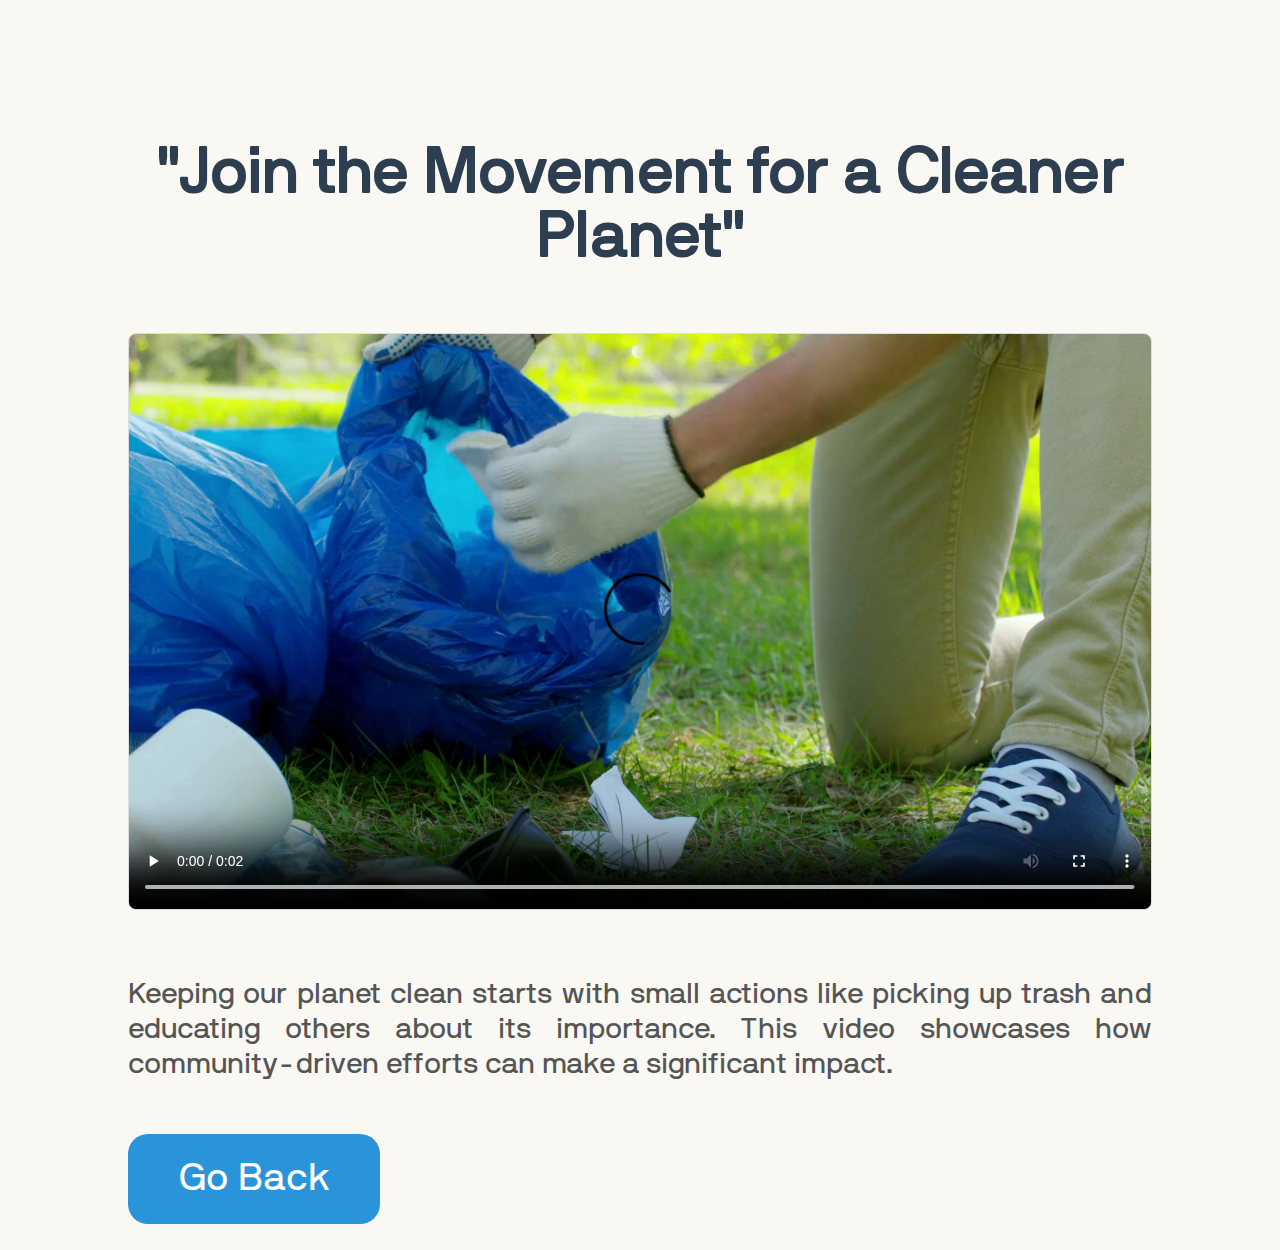
<file: blog-cleanup.html>
<!DOCTYPE html>
<html lang="en">
  <head>
    <meta charset="UTF-8" />
    <meta name="viewport" content="width=device-width, initial-scale=1.0" />
    <title>Cleanup Blog</title>
    <link rel="stylesheet" href="styles.css" />
    <link rel="stylesheet" href="blog.css" />
  </head>
  <body>
    <div class="blog-container">
      <h1>"Join the Movement for a Cleaner Planet"</h1>
      <video controls src="./Untitled design (3).mp4"></video>
      <p>
        Keeping our planet clean starts with small actions like picking up trash
        and educating others about its importance. This video showcases how
        community-driven efforts can make a significant impact.
      </p>
      <a href="javascript:history.back()">Go Back</a>
    </div>
  </body>
</html>
</file>
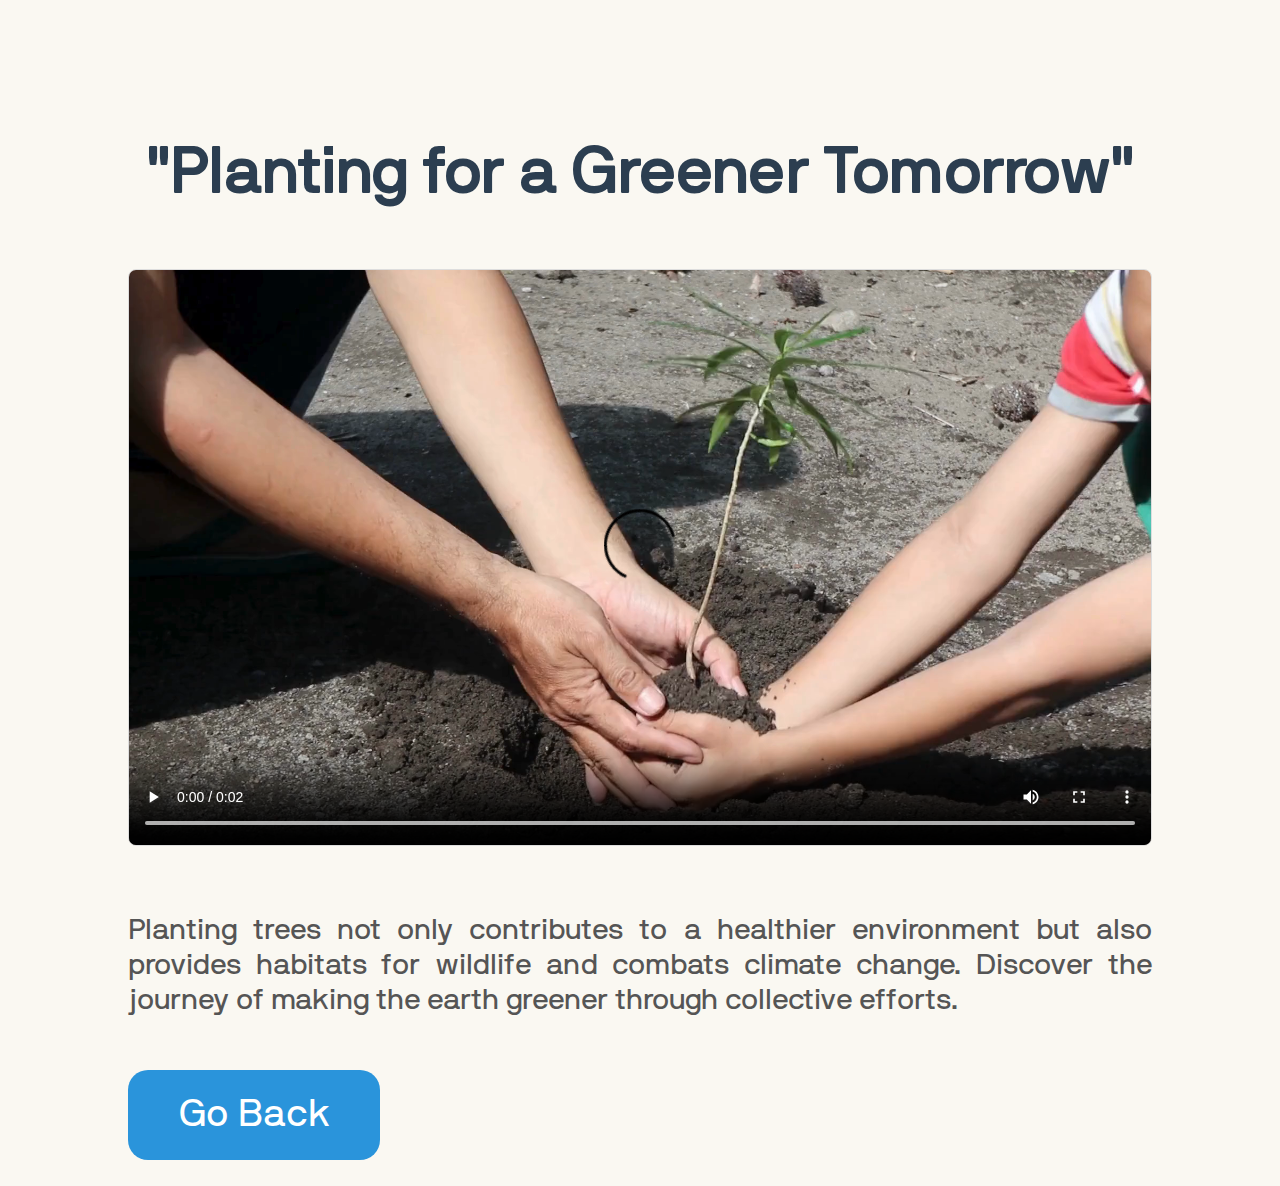
<file: blog-planting.html>
<!DOCTYPE html>
<html lang="en">
  <head>
    <meta charset="UTF-8" />
    <meta name="viewport" content="width=device-width, initial-scale=1.0" />
    <title>Planting Blog</title>
    <link rel="stylesheet" href="styles.css" />
    <link rel="stylesheet" href="blog.css" />
  </head>
  <body>
    <div class="blog-container">
      <h1>"Planting for a Greener Tomorrow"</h1>
      <video controls src="./Untitled design (4).mp4"></video>
      <p>
        Planting trees not only contributes to a healthier environment but also
        provides habitats for wildlife and combats climate change. Discover the
        journey of making the earth greener through collective efforts.
      </p>
      <a href="javascript:history.back()">Go Back</a>
    </div>
  </body>
</html>
</file>
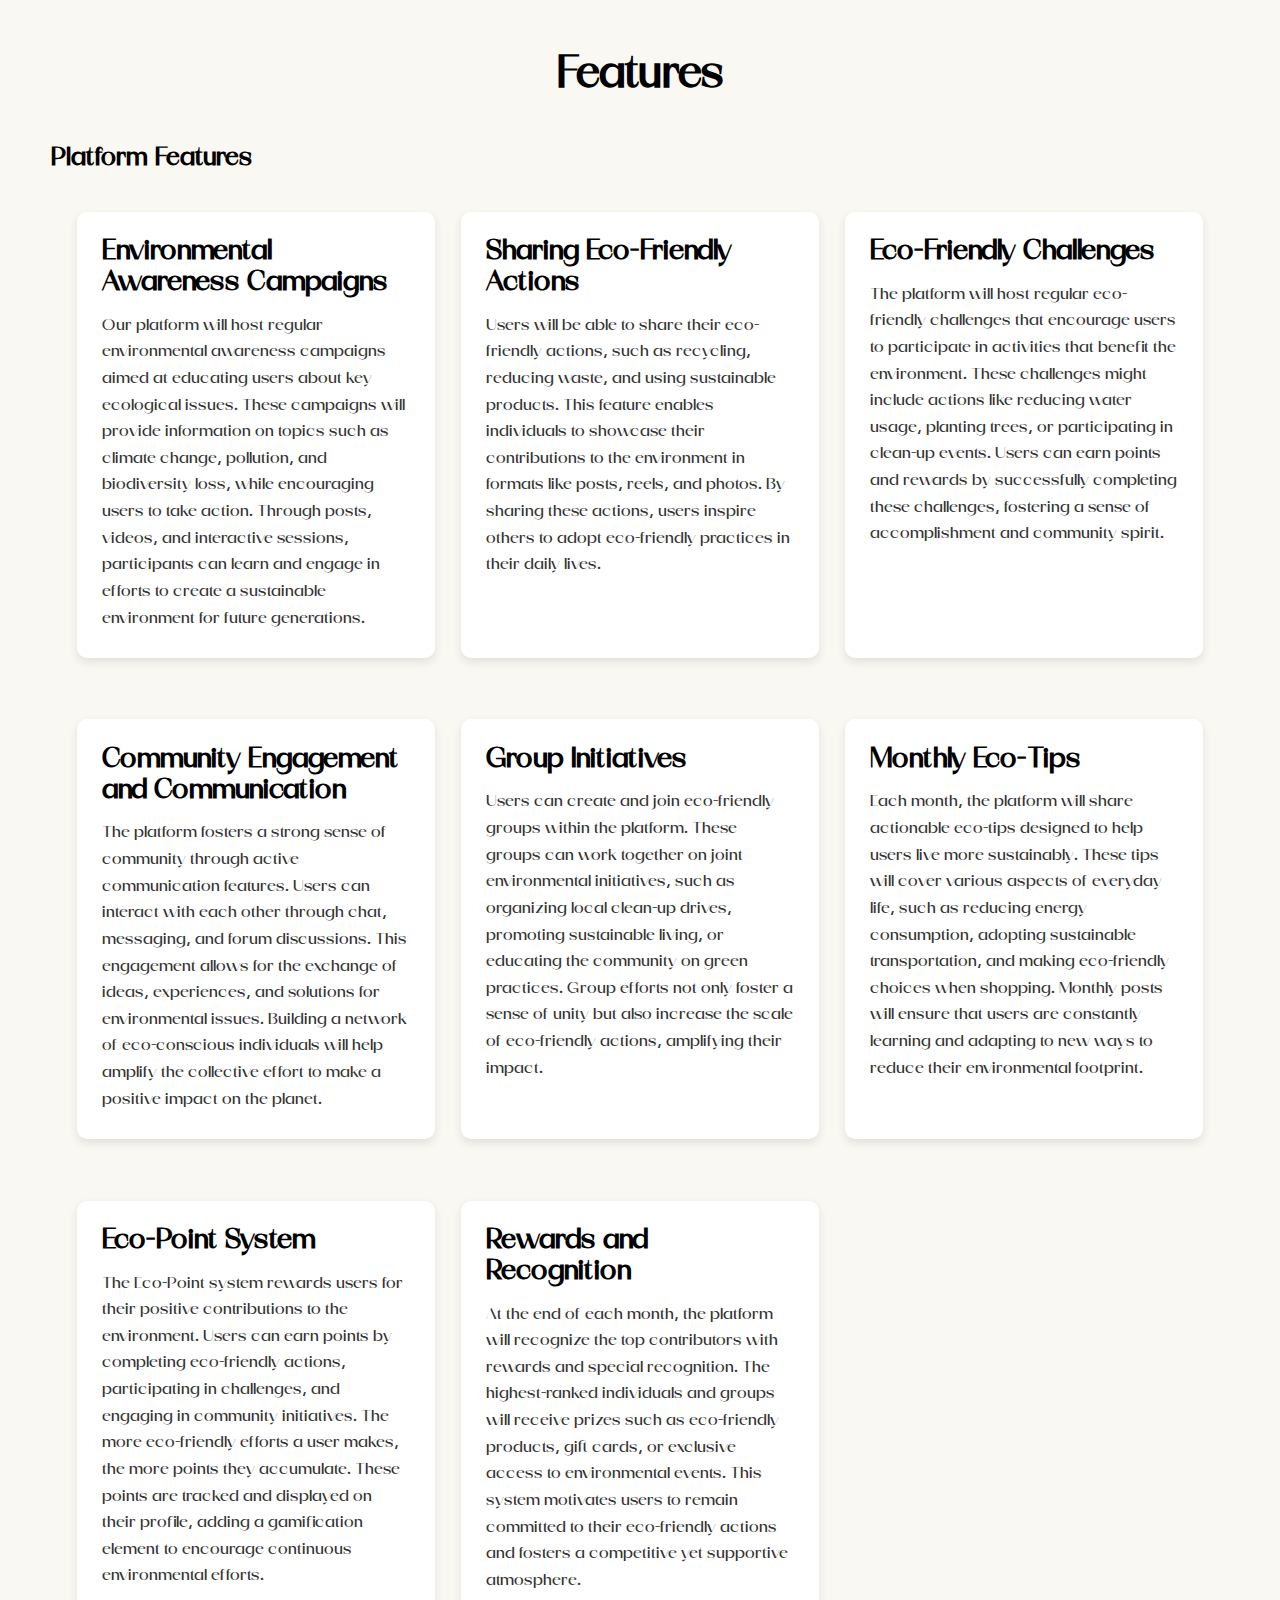
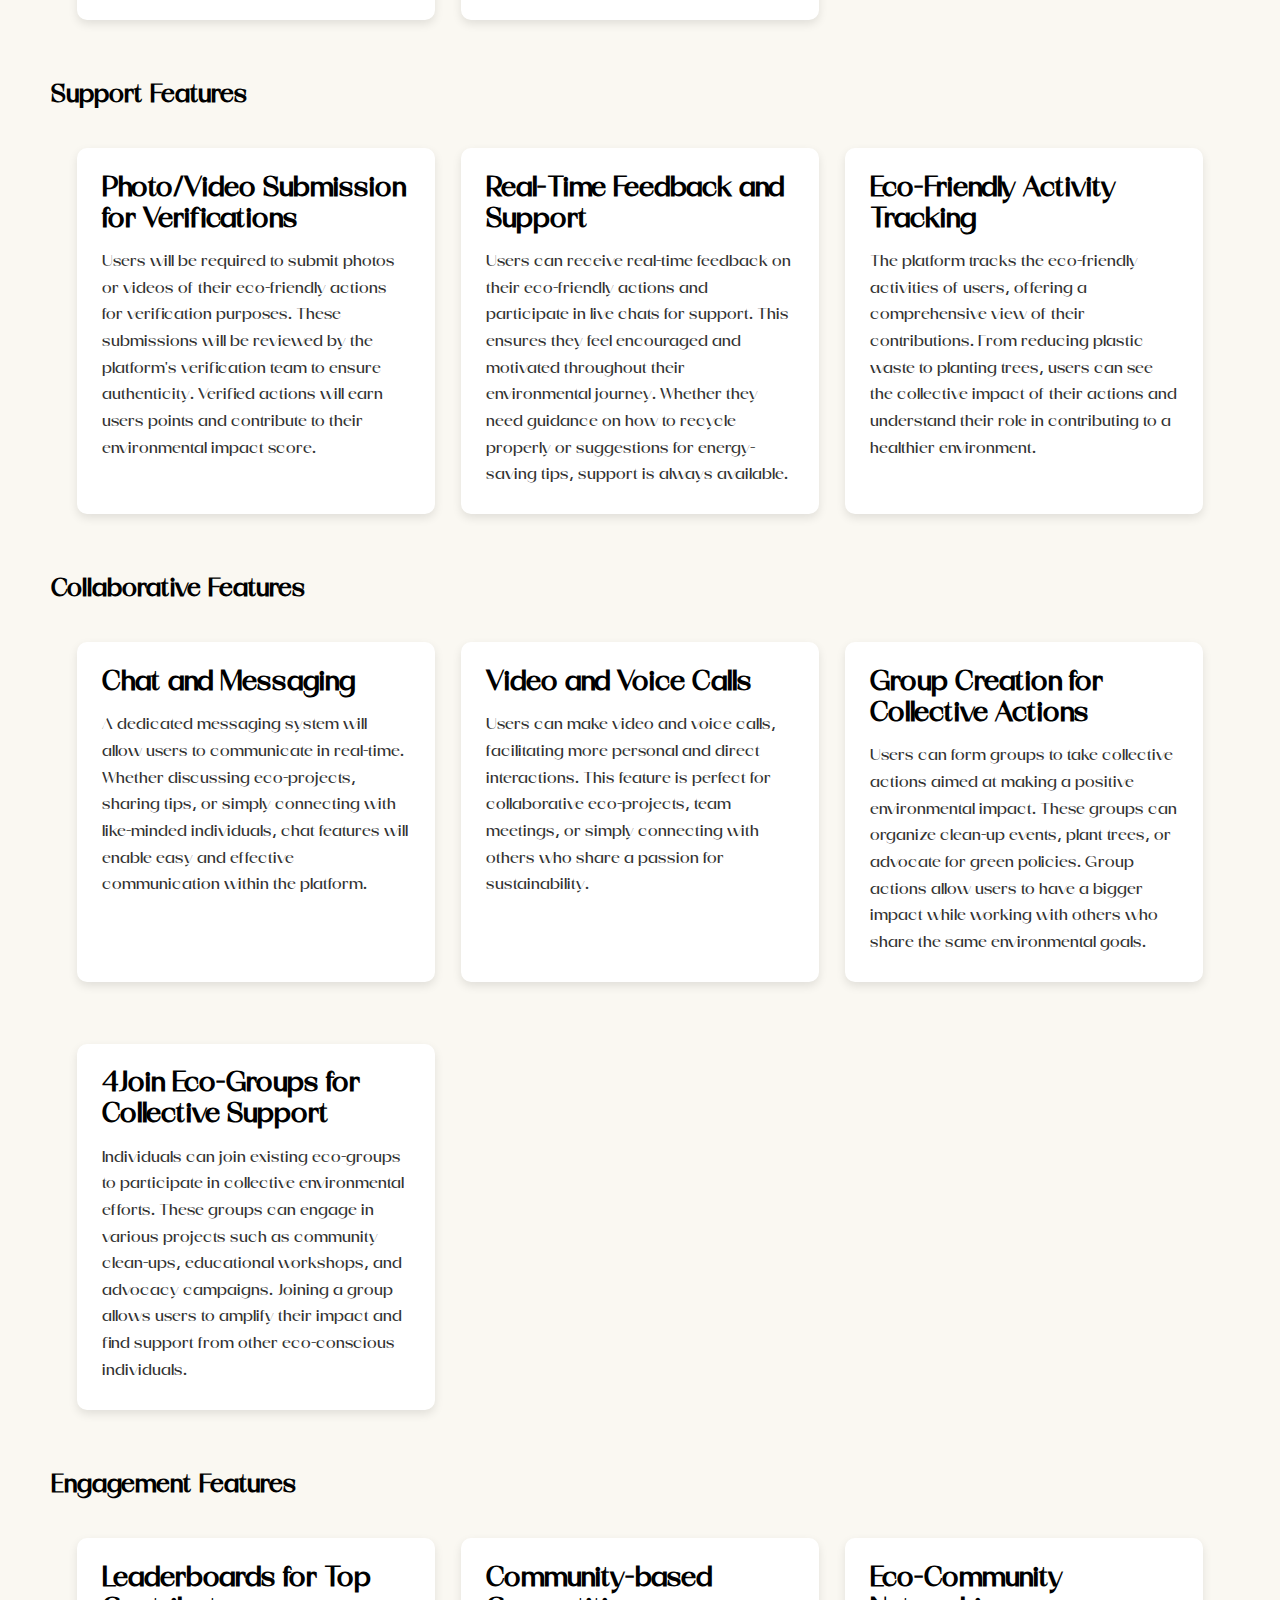
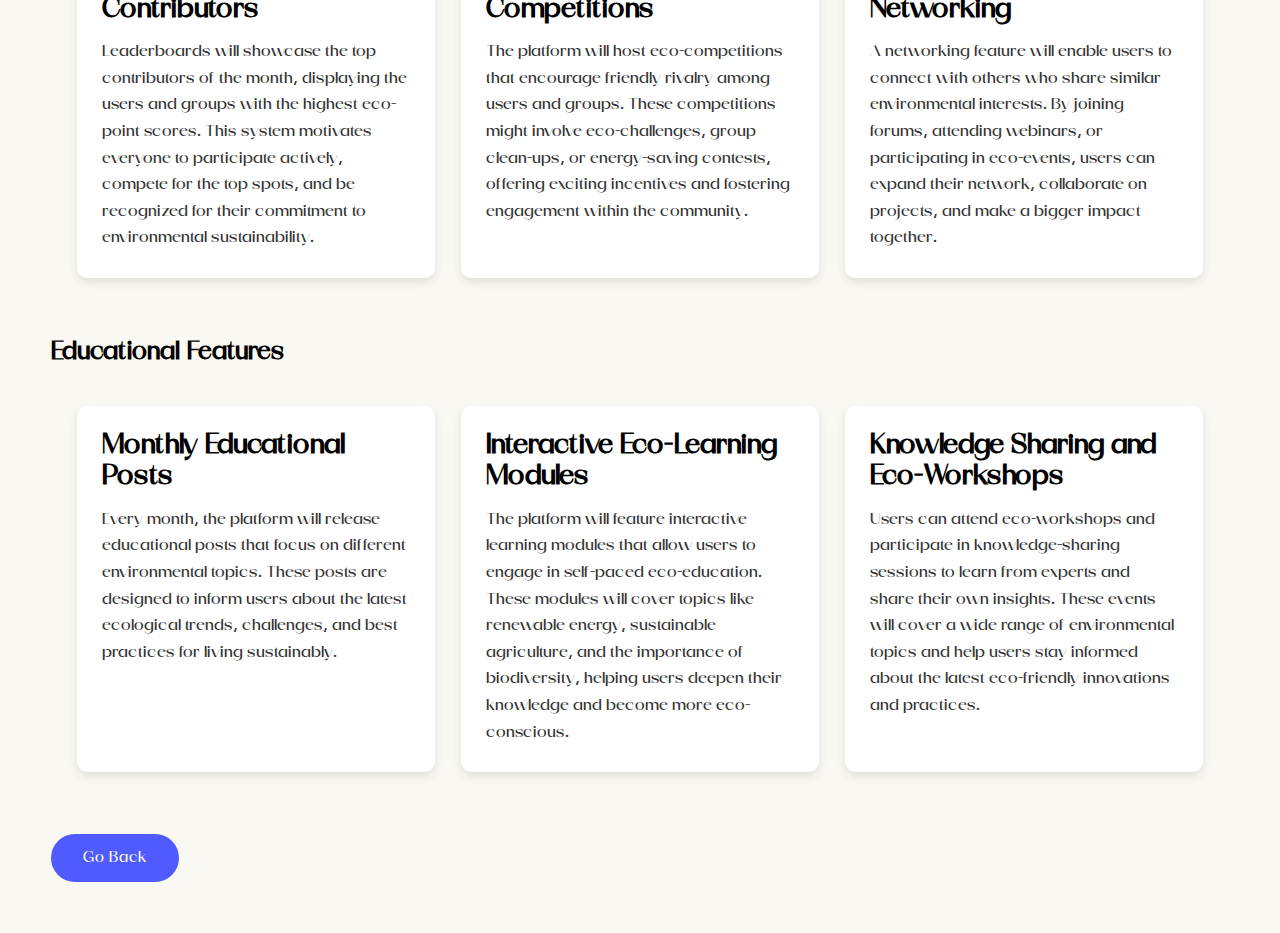
<file: features-details.html>
<!DOCTYPE html>
<html lang="en">
  <head>
    <meta charset="UTF-8" />
    <meta name="viewport" content="width=device-width, initial-scale=1.0" />
    <title>Features Details</title>
    <link rel="stylesheet" href="stylesf.css" />
  </head>
  <body>
    <div id="features-details">
      <h1>Features</h1>
      <h5>Platform Features</h5>
      <div id="details-content">
        <div class="feature">
          <h2>Environmental Awareness Campaigns</h2>
          <p>
            Our platform will host regular environmental awareness campaigns
            aimed at educating users about key ecological issues. These
            campaigns will provide information on topics such as climate change,
            pollution, and biodiversity loss, while encouraging users to take
            action. Through posts, videos, and interactive sessions,
            participants can learn and engage in efforts to create a sustainable
            environment for future generations.
          </p>
        </div>

        <div class="feature">
          <h2>Sharing Eco-Friendly Actions</h2>
          <p>
            Users will be able to share their eco-friendly actions, such as
            recycling, reducing waste, and using sustainable products. This
            feature enables individuals to showcase their contributions to the
            environment in formats like posts, reels, and photos. By sharing
            these actions, users inspire others to adopt eco-friendly practices
            in their daily lives.
          </p>
        </div>

        <div class="feature">
          <h2>Eco-Friendly Challenges</h2>
          <p>
            The platform will host regular eco-friendly challenges that
            encourage users to participate in activities that benefit the
            environment. These challenges might include actions like reducing
            water usage, planting trees, or participating in clean-up events.
            Users can earn points and rewards by successfully completing these
            challenges, fostering a sense of accomplishment and community
            spirit.
          </p>
        </div>

        <div class="feature">
          <h2>Community Engagement and Communication</h2>
          <p>
            The platform fosters a strong sense of community through active
            communication features. Users can interact with each other through
            chat, messaging, and forum discussions. This engagement allows for
            the exchange of ideas, experiences, and solutions for environmental
            issues. Building a network of eco-conscious individuals will help
            amplify the collective effort to make a positive impact on the
            planet.
          </p>
        </div>

        <div class="feature">
          <h2>Group Initiatives</h2>
          <p>
            Users can create and join eco-friendly groups within the platform.
            These groups can work together on joint environmental initiatives,
            such as organizing local clean-up drives, promoting sustainable
            living, or educating the community on green practices. Group efforts
            not only foster a sense of unity but also increase the scale of
            eco-friendly actions, amplifying their impact.
          </p>
        </div>

        <div class="feature">
          <h2>Monthly Eco-Tips</h2>
          <p>
            Each month, the platform will share actionable eco-tips designed to
            help users live more sustainably. These tips will cover various
            aspects of everyday life, such as reducing energy consumption,
            adopting sustainable transportation, and making eco-friendly choices
            when shopping. Monthly posts will ensure that users are constantly
            learning and adapting to new ways to reduce their environmental
            footprint.
          </p>
        </div>

        <div class="feature">
          <h2>Eco-Point System</h2>
          <p>
            The Eco-Point system rewards users for their positive contributions
            to the environment. Users can earn points by completing eco-friendly
            actions, participating in challenges, and engaging in community
            initiatives. The more eco-friendly efforts a user makes, the more
            points they accumulate. These points are tracked and displayed on
            their profile, adding a gamification element to encourage continuous
            environmental efforts.
          </p>
        </div>

        <div class="feature">
          <h2>Rewards and Recognition</h2>
          <p>
            At the end of each month, the platform will recognize the top
            contributors with rewards and special recognition. The
            highest-ranked individuals and groups will receive prizes such as
            eco-friendly products, gift cards, or exclusive access to
            environmental events. This system motivates users to remain
            committed to their eco-friendly actions and fosters a competitive
            yet supportive atmosphere.
          </p>
        </div>
      </div>

      <h5>Support Features</h5>
      <div id="details-content">
        <div class="feature">
          <h2>Photo/Video Submission for Verifications</h2>
          <p>
            Users will be required to submit photos or videos of their
            eco-friendly actions for verification purposes. These submissions
            will be reviewed by the platform's verification team to ensure
            authenticity. Verified actions will earn users points and contribute
            to their environmental impact score.
          </p>
        </div>

        <div class="feature">
          <h2>Real-Time Feedback and Support</h2>
          <p>
            Users can receive real-time feedback on their eco-friendly actions
            and participate in live chats for support. This ensures they feel
            encouraged and motivated throughout their environmental journey.
            Whether they need guidance on how to recycle properly or suggestions
            for energy-saving tips, support is always available.
          </p>
        </div>

        <div class="feature">
          <h2>Eco-Friendly Activity Tracking</h2>
          <p>
            The platform tracks the eco-friendly activities of users, offering a
            comprehensive view of their contributions. From reducing plastic
            waste to planting trees, users can see the collective impact of
            their actions and understand their role in contributing to a
            healthier environment.
          </p>
        </div>
      </div>

      <h5>Collaborative Features</h5>
      <div id="details-content">
        <div class="feature">
          <h2>Chat and Messaging</h2>
          <p>
            A dedicated messaging system will allow users to communicate in
            real-time. Whether discussing eco-projects, sharing tips, or simply
            connecting with like-minded individuals, chat features will enable
            easy and effective communication within the platform.
          </p>
        </div>

        <div class="feature">
          <h2>Video and Voice Calls</h2>
          <p>
            Users can make video and voice calls, facilitating more personal and
            direct interactions. This feature is perfect for collaborative
            eco-projects, team meetings, or simply connecting with others who
            share a passion for sustainability.
          </p>
        </div>

        <div class="feature">
          <h2>Group Creation for Collective Actions</h2>
          <p>
            Users can form groups to take collective actions aimed at making a
            positive environmental impact. These groups can organize clean-up
            events, plant trees, or advocate for green policies. Group actions
            allow users to have a bigger impact while working with others who
            share the same environmental goals.
          </p>
        </div>

        <div class="feature">
          <h2><span>4</span>Join Eco-Groups for Collective Support</h2>
          <p>
            Individuals can join existing eco-groups to participate in
            collective environmental efforts. These groups can engage in various
            projects such as community clean-ups, educational workshops, and
            advocacy campaigns. Joining a group allows users to amplify their
            impact and find support from other eco-conscious individuals.
          </p>
        </div>
      </div>

      <h5>Engagement Features</h5>
      <div id="details-content">
        <div class="feature">
          <h2>Leaderboards for Top Contributors</h2>
          <p>
            Leaderboards will showcase the top contributors of the month,
            displaying the users and groups with the highest eco-point scores.
            This system motivates everyone to participate actively, compete for
            the top spots, and be recognized for their commitment to
            environmental sustainability.
          </p>
        </div>

        <div class="feature">
          <h2>Community-based Competitions</h2>
          <p>
            The platform will host eco-competitions that encourage friendly
            rivalry among users and groups. These competitions might involve
            eco-challenges, group clean-ups, or energy-saving contests, offering
            exciting incentives and fostering engagement within the community.
          </p>
        </div>

        <div class="feature">
          <h2>Eco-Community Networking</h2>
          <p>
            A networking feature will enable users to connect with others who
            share similar environmental interests. By joining forums, attending
            webinars, or participating in eco-events, users can expand their
            network, collaborate on projects, and make a bigger impact together.
          </p>
        </div>
      </div>

      <h5>Educational Features</h5>
      <div id="details-content">
        <div class="feature">
          <h2>Monthly Educational Posts</h2>
          <p>
            Every month, the platform will release educational posts that focus
            on different environmental topics. These posts are designed to
            inform users about the latest ecological trends, challenges, and
            best practices for living sustainably.
          </p>
        </div>

        <div class="feature">
          <h2>Interactive Eco-Learning Modules</h2>
          <p>
            The platform will feature interactive learning modules that allow
            users to engage in self-paced eco-education. These modules will
            cover topics like renewable energy, sustainable agriculture, and the
            importance of biodiversity, helping users deepen their knowledge and
            become more eco-conscious.
          </p>
        </div>

        <div class="feature">
          <h2>Knowledge Sharing and Eco-Workshops</h2>
          <p>
            Users can attend eco-workshops and participate in knowledge-sharing
            sessions to learn from experts and share their own insights. These
            events will cover a wide range of environmental topics and help
            users stay informed about the latest eco-friendly innovations and
            practices.
          </p>
        </div>
      </div>

      <a href="index.html" class="go-back-btn">Go Back</a>
    </div>
  </body>
</html>
</file>
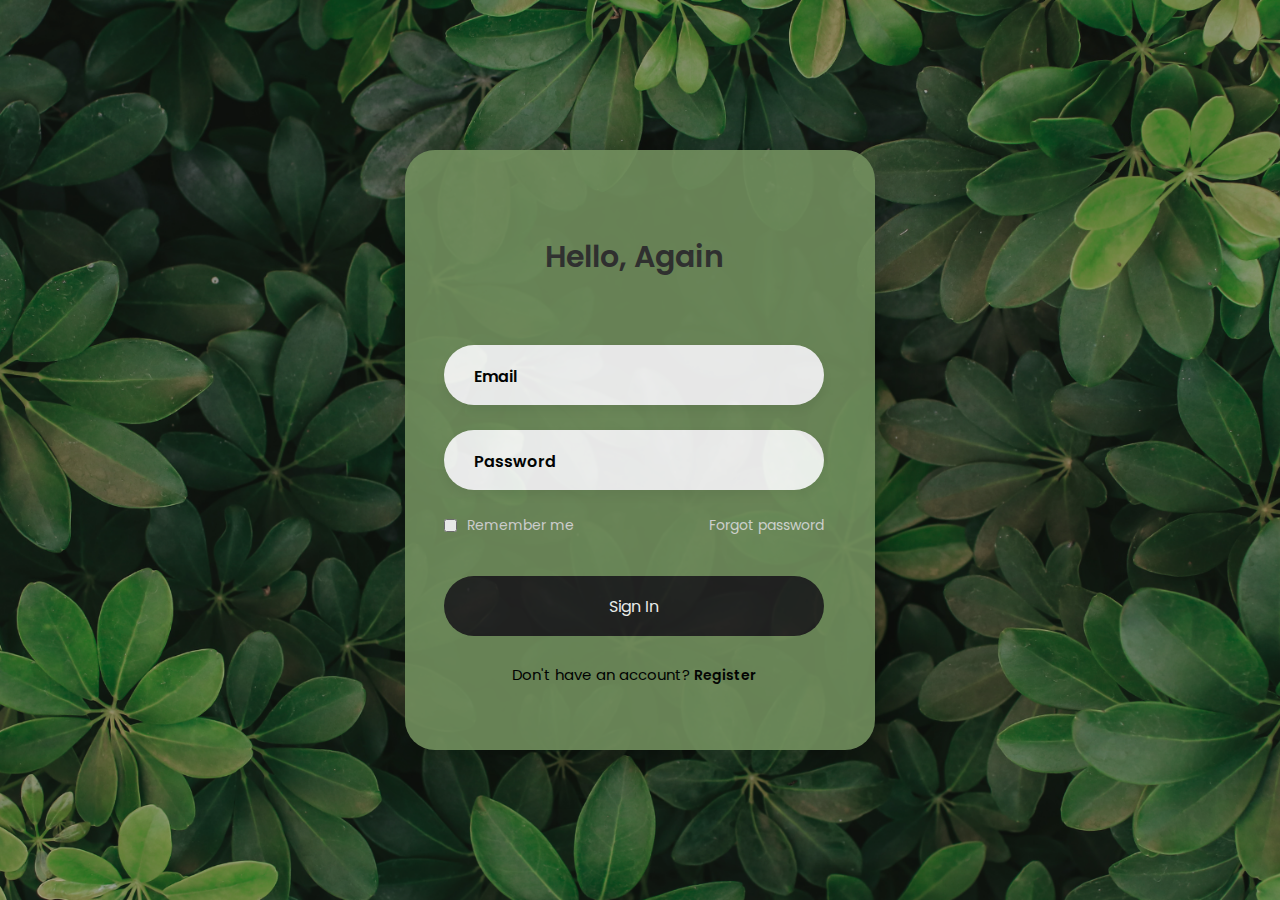
<file: login.html>
<!DOCTYPE html>
<html lang="en">
  <head>
    <meta charset="UTF-8" />
    <meta name="viewport" content="width=device-width, initial-scale=1.0" />
    <link rel="stylesheet" href="style.css" />
    <link
      rel="stylesheet"
      href="https://cdnjs.cloudflare.com/ajax/libs/font-awesome/6.7.1/css/all.min.css"
      integrity="sha512-5Hs3dF2AEPkpNAR7UiOHba+lRSJNeM2ECkwxUIxC1Q/FLycGTbNapWXB4tP889k5T5Ju8fs4b1P5z/iB4nMfSQ=="
      crossorigin="anonymous"
      referrerpolicy="no-referrer"
    />
    <title>EcoFriendly</title>
  </head>
  <body>
    <!--Sign in hisse-->
    <div class="container">
      <div class="login-box" id="login">
        <div class="login-header">
          <header>Hello, Again</header>
        </div>

        <div class="form-box login">
          <div class="input-box">
            <input type="email" required />
            <label for="">Email</label>
          </div>

          <div class="input-box">
            <input type="password" id="logPassword" required />
            <label for="logPassword">Password</label>
            <div class="eye-area">
              <div class="eye-box" onclick="myLogPassword()">
                <i class="fa-regular fa-eye" id="eye"></i>
                <i class="fa-regular fa-eye-slash" id="eye-slash"></i>
              </div>
            </div>
          </div>
        </div>

        <div class="forgot">
          <section>
            <input type="checkbox" id="check" />
            <label for="check">Remember me</label>
          </section>
          <section>
            <a href="#">Forgot password</a>
          </section>
        </div>
        <div class="input-submit">
          <button class="submit-btn" id="submit" onclick="signIn()"></button>
          <label for="submit">Sign In</label>
        </div>
        <div class="register-link">
          <p>
            Don't have an account?
            <a href="#" class="login" onclick="register()">Register</a>
          </p>
        </div>
      </div>

      <!--Sign up hisse-->
      <div class="register-box" id="register">
        <div class="register-header">
          <header>Sign Up, Now</header>
        </div>

        <div class="form-box register">
          <div class="input-box">
            <input type="text" required />
            <label for="">User Name</label>
          </div>

          <div class="input-box">
            <input type="email" required />
            <label for="">Email</label>
          </div>

          <div class="input-box">
            <input type="password" id="regPassword" required />
            <label for="regPassword">Password</label>
            <div class="eye-area">
              <div class="eye-box" onclick="myRegPassword()">
                <i class="fa-regular fa-eye" id="eye-2"></i>
                <i class="fa-regular fa-eye-slash" id="eye-slash-2"></i>
              </div>
            </div>
          </div>
        </div>

        <div class="forgot">
          <section>
            <input type="checkbox" id="check-2" />
            <label for="check-2">Remember me</label>
          </section>
        </div>
        <div class="input-submit-2">
          <button
            class="submit-btn-2"
            id="submit-2"
            onclick="signUp()"
          ></button>
          <label for="submit-2">Sign Up</label>
        </div>
        <div class="login-link">
          <p>
            Have an account?
            <a href="#" class="register" onclick="login()">Login</a>
          </p>
        </div>
      </div>
    </div>

    <script src="login.js"></script>
  </body>
</html>
</file>
<file: styles.css>
@font-face {
  font-family: begota display;
  src: url(./Begota\ Display.ttf);
}

@font-face {
  font-family: lucky daddy;
  src: url(./Lucky\ Daddy.ttf);
}

@font-face {
  font-family: mango juice;
  src: url(./Mango\ Juice.ttf);
}

@font-face {
  font-family: nb international regular;
  src: url(./NB\ International\ Regular.ttf);
}

* {
  margin: 0;
  padding: 0;
  box-sizing: border-box;
}

html,
body {
  height: 100%;
  width: 100%;
  background-color: #faf8f2;
  scroll-behavior: smooth;
}

.swiper-container {
  width: 100%;
  height: 50vh;
  overflow: hidden;
}

.swiper-wrapper {
  display: flex;
  transition-timing-function: linear;
}

.swiper-slide {
  background-position: center;
  background-size: cover;
  flex-shrink: 0;
  width: 33.33%;
  height: 100%;
}

#page1 {
  height: 100vh;
  width: 100%;
  background-color: #faf8f2;
  position: relative;
  text-decoration: none;
}

#cursor {
  height: 7.5vw;
  width: 7.5vw;
  background-color: #ff5f38;
  border-radius: 50%;
  position: fixed;
  z-index: 9;
  display: flex;
  align-items: center;
  justify-content: center;
  transform: translate(-100%, -100%);
}

#cursor h5 {
  font-family: "Lucky Daddy";
  font-size: 1.1vw;
  font-weight: 500;
}

#page1 video {
  height: 100%;
  width: 100%;
  object-fit: cover;
  position: absolute;
}

#page1-content {
  height: 100%;
  width: 100%;
  position: relative;
  z-index: 10;
  color: #fff;
  display: flex;
  flex-direction: column;
  align-items: center;
  justify-content: space-between;
}

.first {
  display: flex;
  height: 16vh;
  width: 100%;
  padding: 3vw 3vw;
  justify-content: space-between;
}

.logo h3 {
  font-family: "picarose";
  letter-spacing: 1.5px;
  font-size: 1.4vw;
  color: #fff;
}

.first a {
  text-decoration: none;
}

.nav-link {
  list-style: none;
  position: relative;
}

.drop-down {
  list-style: none;
  display: block;
  position: absolute;
  top: 100%;
  right: -1.5vw;
  padding: 15px;
  font-family: "NB International Regular";
  z-index: 10;
  opacity: 0;
  visibility: hidden;
  transform: translateY(-10px);
  transition: all 0.3s ease-in-out; /* Smooth animasiya */
}
.nav-link:hover .drop-down {
  opacity: 1;
  visibility: visible;
  transform: translateY(0);
}

.drop-down li {
  margin: 10px 0;
}

.drop-down h5 a {
  color: #fff;
  font-size: 1.4vw;
  font-weight: 100;
  text-decoration: none;
}

.drop-down h5 a:hover {
  color: #000000;
  text-decoration: underline;
}

.nav-link:hover .drop-down {
  display: block;
}

.nav-link h4 {
  font-family: "NB International Regular";
  letter-spacing: 1.5px;
  font-size: 1.4vw;
  text-transform: uppercase;
  font-weight: 100;
  cursor: pointer;
  text-shadow: 2px 2px 5px rgba(0, 0, 0, 0.5);
}

#page1-content h1 {
  display: flex;
  font-family: "NB International Regular";
  font-weight: 100;
  font-size: 20vw;
  line-height: 23vw;
}

#page2 {
  font-family: "NB International Regular";
  height: 100%;
  width: 100%;
  position: relative;
  padding: 7vw 3vw 12vw 3vw;
}

#page2-top {
  display: flex;
  align-items: center;
  justify-content: space-between;
  padding-bottom: 2vw;
  margin-bottom: 5vw;
  border-bottom: 1vw;
  border-bottom: 1px solid #000;
}

#page2-top h3 {
  font-size: 1.7vw;
  font-weight: 100;
  width: 26%;
}

#page2-top h4 {
  font-size: 1.7vw;
  font-weight: 100;
}

.elem {
  overflow: hidden;
}

.elem h1 {
  width: 90vw;
  text-align: center;
  font-size: 4.7vw;
  font-weight: 100;
}

#page3 {
  font-family: "Mango Juice";
  height: 100%;
  width: 100%;
  position: relative;
  padding: 5vw 3vw;
}

#page3-top {
  text-align: center;
}

#page3-top h4 {
  margin-bottom: 2vw;
  font-size: 1.6vw;
  font-weight: 500;
}

#page3-top h4 span {
  margin-right: 7px;
  border-radius: 20px;
  padding: 4px 10px;
  background-color: #000;
  color: #fff;
  font-size: 1.2vw;
}

#page3-top h2 {
  text-decoration-line: underline;
  text-decoration-thickness: 2px;
  text-decoration-style: solid;
  font-size: 5vw;
  font-weight: 500;
}

#page3-elements {
  height: 50vw;
  width: 100%;
  margin-top: 8vw;
  display: flex;
  align-items: center;
  justify-content: space-between;
}

#page3-elements .box {
  height: 40vw;
  width: 32.5%;
  position: relative;
}

#page3-elements .box video {
  height: 100%;
  width: 100%;
  object-fit: cover;
  object-position: center;
}

#page3-elements .box .video-2 {
  height: 100%;
  width: 100%;
  object-fit: cover;
  object-position: left;
}

#page3-elements .box img {
  position: absolute;
  height: 100%;
  width: 100%;
  object-fit: cover;
  object-position: center;
  transition: all linear 1s;
}

#page3-elements .box:hover img {
  opacity: 0;
}

#page4 {
  height: 100%;
  width: 100%;
  position: relative;
  font-family: "NB International Regular";
  padding: 7vw 3vw;
}

#page4-top {
  padding-bottom: 2vw;
  margin-bottom: 5vw;
  border-bottom: 1vw;
  border-bottom: 1px solid #000;
}

#page4-top h3 {
  font-size: 1.7vw;
  font-weight: 100;
  width: 32%;
}

.textarea {
  overflow: hidden;
}

.textarea h1 {
  width: 90vw;
  text-align: center;
  font-size: 4.7vw;
  font-weight: 100;
}

#page5 {
  overflow: hidden;
  height: 100%;
  width: 100%;
  position: relative;
  padding: 4vw 0;
  margin: 0 auto;
}

#page5 h1 {
  font-family: "Begota Display";
  font-weight: 100;
  font-size: 2.2vw;
  border-bottom: 1px solid #000;
  width: 95%;
  margin-left: 2%;
  margin-bottom: 4%;
}

#page5 h2 {
  font-family: "Begota Display";
  font-weight: 100;
  font-size: 3vw;
  width: 95%;
  margin-left: 2%;
}

#page6 {
  font-family: "NB International Regular";
  height: 100%;
  width: 100%;
  position: relative;
  padding: 13vw 3vw;
}

#page6-top {
  text-align: center;
  align-items: center;
}

#page6-top h4 {
  font-size: 1.6vw;
  font-weight: 500;
}

#page6-top h2 {
  text-decoration-line: underline;
  text-decoration-thickness: 2px;
  text-decoration-style: solid;
  font-size: 4vw;
  font-weight: 500;
}

.customers-container {
  display: grid;
  grid-template-columns: repeat(auto-fit, minmax(30.6vw, auto));
  gap: 1.8vw;
  margin-top: 5vw;
}
.customers-container .box {
  display: flex;
  flex-direction: column;
  padding: 3vw;
  box-shadow: 2px 2px 5px rgba(0, 0, 0, 0.5);
  text-align: center;
  align-items: center;
  border-radius: 20px;
  justify-content: space-between;
}

.stars .bx {
  font-size: 2vw;
  color: #000000;
}

.customers-container .box p {
  font-size: 2vw;
  padding-bottom: 1vw;
}

.customers-container .box h2 {
  font-size: 1.4vw;
  font-weight: 100;
  margin: 0.2vw 0 0.2vw;
  padding-top: 1vw;
}

.customers-container .box img {
  width: 10vw;
  height: 10vw;
  object-fit: cover;
}

.customers-container .box:hover {
  background-color: #718e5d;
  transition: 0.2s all linear;
}

.modal {
  font-family: "Begota Display";
  display: none;
  position: fixed;
  z-index: 1000;
  top: 0;
  left: 0;
  width: 100%;
  height: 100%;
  background-color: rgba(0, 0, 0, 0.7);
  justify-content: center;
  align-items: center;
  animation: fadeIn 0.3s ease;
}

.modal-content img {
  width: 20vw;
  height: 15vw;
  object-fit: cover;
  border-radius: 10px;
  transition: transform 0.3s ease;
}

.modal-content img:hover {
  transform: scale(1.05);
}

.modal-content p {
  font-size: 2vw;
  margin-bottom: 1vw;
}

.modal-content h2 {
  margin-top: 1vw;
  font-size: 2vw;
}

.modal-content {
  background: #fff;
  padding: 6vw;
  border-radius: 10px;
  width: 50vw;
  text-align: center;
  position: relative;
  transform: scale(0.95);
  animation: scaleIn 0.3s ease forwards;
}

.close-btn {
  position: absolute;
  top: 10px;
  right: 20px;
  font-size: 4vw;
  cursor: pointer;
  background: transparent;
  transition: color 0.3s ease;
}

.close-btn:hover {
  color: #f04e6a;
}

#modal-box-container {
  display: flex;
  flex-direction: column;
  align-items: center;
  text-align: center;
}

@keyframes fadeIn {
  from {
    opacity: 0;
  }
  to {
    opacity: 1;
  }
}

@keyframes scaleIn {
  from {
    transform: scale(0.95);
  }
  to {
    transform: scale(1);
  }
}

.footer {
  font-family: "NB International Regular";
  color: #faf8f2;
  height: 100%;
  width: 100%;
  background-color: #0c0c0c;
  position: relative;
  display: flex;
  gap: 3vw;
  margin-top: 2vw;
  padding: 6vw 3vw;
  justify-content: space-between;
}

.footer-box h2 {
  font-size: 2.1vw;
  font-weight: 100;
  margin-bottom: 3vw;
}

.footer-box p {
  width: 30vw;
  font-size: 1.6vw;
  margin-bottom: 5vw;
}

.social {
  display: flex;
  align-items: center;
  column-gap: 1vw;
}

.social a .bx {
  font-size: 2.5vw;
  color: #000000;
  padding: 1.3vw;
  background: #718e5d;
  border-radius: 15px;
}

.social a .bx:hover {
  background-color: #e0e0e0;
  color: #718e5d;
}

.footer-box h3 {
  font-size: 2vw;
  font-weight: 100;
  margin-bottom: 3vw;
}

.footer-box li a {
  text-decoration: none;
  color: #333;
}

.footer-box li {
  width: 10vw;
  font-size: 1.4vw;
  list-style: none;
}

.footer-box li a:hover {
  color: #ff5f38;
}

.contact {
  display: flex;
  flex-direction: column;
  row-gap: 1vw;
  width: 26vw;
}

.contact span {
  font-size: 2vw;
  display: flex;
  align-items: center;
}

.contact i {
  font-size: 1.8vw;
  margin-right: 0.5vw;
}

#loader {
  font-family: "picarose";
  letter-spacing: 1.5px;
  height: 100%;
  width: 100%;
  position: fixed;
  top: 0;
  background-color: #000;
  z-index: 102;
  display: flex;
  align-items: center;
  justify-content: center;
  color: #fff;
  gap: 10px;
}

#loader h3 {
  font-weight: 200;
  font-size: 2vw;
}

#page8 {
  font-family: "picarose";

  height: 100%;
  width: 100%;
  position: relative;
  padding: 0 3vw 5vw 3vw;
}

.eco-info {
  text-align: center;
  overflow: hidden;
  margin-bottom: 10vw;
}

.eco-info-header {
  display: flex;
  flex-direction: column;
  align-items: center;
  margin-top: 100px;
  opacity: 0;
  transform: translateY(50px);
  transition: opacity 1s ease-out, transform 1s ease-out;
  margin-bottom: 10vw;
}

.eco-info-header h2 {
  font-size: 7vw;
  margin-bottom: 10px;
}

.eco-info-header p {
  width: 90vw;
  font-size: 3vw;
  color: #718e5d;
  letter-spacing: 0.2vw;
}

.eco-info.scrolled .eco-info-header {
  opacity: 1;
  transform: translateY(0);
}

.carousel-container2 {
  position: relative;
  width: 100%;
  margin: 0 auto;
  overflow: hidden;
}

.carousel-track {
  display: flex;
  gap: 20px;
  transition: transform 0s;
  will-change: transform;
}

.info-card {
  flex-shrink: 0;
  width: 50vw;
  margin-right: 20px;
  background-color: #000000;
  color: #fff;
  text-align: center;
  transition: background-color 0.3s, transform 0.3s ease-in-out;
}

.info-card:hover {
  background-color: rgba(0, 0, 0, 0.8);
  transform: scale(1.05);
}

.info-card img {
  width: 100%;
  height: 100%;
  object-fit: cover;
  display: block;
  transition: filter 0.3s ease-in-out;
}

.info-card .card-overlay {
  position: absolute;
  bottom: -101%;
  left: 0;
  width: 100%;
  height: 100%;
  display: flex;
  align-items: center;
  justify-content: center;
  text-align: center;
  color: #ffffff;
  font-size: 3vw;
  font-weight: 500;
  padding: 20px;
  transition: bottom 0.3s ease-in-out;
  background-color: rgba(113, 142, 93, 0.8);
}

.info-card .card-overlay p {
  color: #dedede;
}

.info-card:hover .card-overlay {
  bottom: 0;
}

#page9 {
  font-family: "Begota Display";
  height: 60vw;
  width: 100%;
  position: relative;
  padding: 5vw 10.5vw;
  padding-bottom: 8vw;
  display: flex;
  align-items: center;
  border-top: 1px solid #333;
  justify-content: space-between;
}

#page9-left {
  height: 100%;
  width: 40vw;
  display: flex;
  align-items: flex-start;
  justify-content: space-between;
  flex-direction: column;
  padding: 3vw 0;
}

#page9-left p {
  font-size: 1.2vw;
}

#page9-left h5 {
  font-family: "NB International Regular";

  width: 75%;
  font-weight: 400;
  font-size: 1.4vw;
}

#page9-right {
  height: 100%;
  width: 50vw;
}

.right-elem {
  position: relative;
  padding-top: 2vw;
  padding-bottom: 5vw;
  border-bottom: 1px solid #333;
}

.right-elem h2 {
  font-size: 1.7vw;
  font-weight: 400;
}

.right-elem img {
  height: 13vw;
  width: 13vw;
  border-radius: 50%;
  object-fit: cover;
  opacity: 0;
  position: absolute;
  scale: 0;
}

#page10 {
  font-family: "Begota Display";
  min-height: 100%;
  width: 100%;
  position: relative;
  padding-top: 13vh;
}

.section {
  width: 100%;
  height: 70vw;
  display: flex;
  justify-content: space-between;
  padding: 0 10vw;
  padding-bottom: 0;
}

.sec-left {
  height: 100%;
  width: 30%;
  padding-top: 3vh;
  border-top: 2px solid #000;
}

.sec-left h2 {
  font-size: 2.1vw;
  font-weight: 500;
  color: #000;
}

.sec-left p {
  color: #000;
  margin-top: 10vh;
  font-size: 1.2vw;
}

.sec-right {
  height: 50%;
  width: 60%;
  position: relative;
}

.sec-right img {
  height: 100%;
  width: 100%;
  object-fit: cover;
}

.sec-right video {
  height: 100%;
  width: 100%;
  position: absolute;
  top: 0;
  left: 0;
  object-fit: cover;
  opacity: 0;
  transition: opacity ease 0.1s;
}

#page11 {
  font-family: "NB International Regular";
  height: 100%;
  width: 100%;
  position: relative;
  padding: 5vh 10.5vw;
  display: flex;
  align-items: flex-start;
  justify-content: space-between;
}

#page11 button {
  background-color: rgba(192, 195, 40, 0.8);
  color: #faf8f2;
  padding: 1.3vw 2.5vw;
  font-weight: 600;
  font-size: 1.3vw;
  border-radius: 50px;
  border: none;
  position: sticky;
  top: 15%;
  cursor: pointer;
  transition: background-color 0.3s ease, transform 0.3s ease;
}
#page11 button:hover {
  background-color: rgba(192, 195, 40, 1);
  transform: scale(1.05);
}

#page11-right {
  width: 70%;
}

#page11-right > p {
  font-size: 2vw;
}

#page11-right > p span {
  width: 15vw;
  display: inline-block;
}

#page11-content {
  width: 100%;
  margin-top: 5vh;
  padding: 5vh 0;
}

#page11-content h1 {
  font-size: 3vw;
  font-weight: 500;
}

#page11-content #flex {
  display: flex;
  margin-top: 4vh;
  margin-bottom: 4vh;
}

#page11-content #flex h4 {
  border-radius: 50px;
  border: 1px solid #000000;
  padding: 1vw 2vw;
  font-weight: 400;
  font-size: 0.8vw;
}

.page11-elem {
  display: flex;
  align-items: flex-start;
  justify-content: space-between;
  transition: all cubic-bezier(0.19, 1, 0.22, 1) 1s;
  padding-top: 3vh;
  padding-bottom: 9vh;
  overflow: hidden;
  border-top: 1px solid #333;
  position: relative;
}

.page11-elem p {
  width: 55%;
  font-size: 0.8vw;
  position: relative;
  z-index: 8;
}

.page11-elem h3 {
  font-size: 1.6vw;
  font-weight: 400;
  position: relative;
  transition: all cubic-bezier(0.19, 1, 0.22, 1) 1s;
  z-index: 8;
}

.page11-elem i {
  font-size: 1vw;
  position: relative;
  transition: all cubic-bezier(0.19, 1, 0.22, 1) 1s;
  z-index: 8;
}

.over {
  height: 100%;
  width: 100%;
  background-color: rgba(113, 142, 93, 0.8);
  position: absolute;
  top: 0;
  transform: translateY(-100%);
  opacity: 0;
  transition: all cubic-bezier(0.19, 1, 0.22, 1) 1s;
}

.page11-elem:hover h3 {
  padding-left: 1vw;
}

.page11-elem:hover i {
  padding-right: 1vw;
}

.page11-elem:hover .over {
  transform: translateY(0);
  opacity: 1;
}

.page11-elem:hover {
  border-top: 2px solid #fff;
}

summary::marker {
  content: "";
}

.uiux {
  border-top: 1px solid #333;
  padding: 3vh 0;
}

.product {
  padding: 3vh 0;

  border-top: 1px solid #333;
}

#page12 {
  font-family: "NB International Regular";

  height: 100%;
  width: 100%;
  padding: 10vh 10vw;
}

#page12 > h1 {
  font-size: 5.5vw;
  color: #000;
  padding-left: 23vw;
  padding-right: 5vw;
  line-height: 5.8vw;
  padding-bottom: 10vh;
  border-bottom: 1px solid #dadada;
}

#page12-content {
  color: #000;
  display: flex;
  align-items: flex-start;
  justify-content: space-between;
  padding: 8vh 0;
}

#page12-content #right-12 {
  width: 70%;
}

#page12-content #right-12 p {
  font-size: 1.8vw;
  color: #000;
  margin-bottom: 5vh;
  width: 80%;
}

#blue-btn {
  color: #faf8f2;
  width: 16vw;
  height: 5vw;
  border-radius: 100px;
  display: flex;
  align-items: center;
  justify-content: center;
}

#blue-btn button {
  font-family: "NB International Regular";
  background-color: #4f5bff;
  color: #faf8f2;
  padding: 1.3vw 2.5vw;
  font-weight: 600;
  font-size: 1.1vw;
  border-radius: 50px;
  border: none;
  position: sticky;
  top: 15%;
  cursor: pointer;
  transition: background-color 0.3s ease, transform 0.3s ease;
}

#blue-btn button:hover {
  background-color: #3e48d2;
  transform: scale(1.05);
}

#blue-btn h4 i {
  font-size: 1.1vw;
  font-weight: 100;
  margin-left: 0.5vw;
}

#page12-bottom {
  height: 44vh;
  width: 100%;
  border-top: 1px solid #dadada;
  display: flex;
  align-items: flex-start;
  justify-content: center;
}

#btm12-part1 {
  border-right: 1px solid #dadada;
  width: 12%;
  height: 100%;
}

#btm12-part2 {
  border-right: 1px solid #dadada;
  width: 28%;
  height: 100%;
}

#btm12-part3 {
  border-right: 1px solid #dadada;
  width: 28%;
  height: 100%;
}

#btm12-part4 {
  border-right: 1px solid #dadada;
  width: 28%;
  height: 100%;
}

#btm12-part5 {
  border-right: 1px solid #dadada;

  width: 28%;
  height: 100%;
}

#btm12-part6 {
  width: 28%;
  height: 100%;
}

.btm12-parts {
  padding: 3vh 0.6vw;
}

.btm12-parts h5 {
  color: #000;
  font-weight: 500;
  font-size: 1.5vw;
  margin-bottom: 4vh;
}

.btm12-parts h4 {
  background-color: rgba(113, 142, 93, 0.8);

  width: 80%;
  padding: 5px 7px;
  margin-bottom: 0.3vh;
  border-radius: 50px;
  font-size: 0.7vw;
  display: flex;
  align-items: center;
  font-weight: 500;
}

.btm12-parts h4 span {
  color: #fff;
  display: flex;
  align-items: center;
  justify-content: center;
  width: 1.5vw;
  height: 1.5vw;
  background-color: #252525;
  padding: 0.5vw;
  border-radius: 50%;
  margin-right: 1vw;
}
</file>
<file: blog.css>
@font-face {
  font-family: nb international regular;
  src: url(./NB\ International\ Regular.ttf);
}

* {
  margin: 0;
  padding: 0;
  box-sizing: border-box;
}

html,
body {
  font-family: "NB International Regular";
  height: 100%;
  width: 100%;
  background-color: #faf8f2;
  scroll-behavior: smooth;
}

.blog-container {
  width: 100%;
  height: 100%;
  padding: 10vw;
  border-radius: 8px;
}

.blog-container h1 {
  margin-top: 1vw;
  font-size: 5vw;
  margin-bottom: 5vw;
  color: #2c3e50;
  text-align: center;
}

.blog-container video {
  width: 100%;
  height: auto;
  border: 1px solid #ddd;
  border-radius: 8px;
  margin-bottom: 5vw;
}

.blog-container p {
  font-size: 2.3vw;
  line-height: 1.2;
  margin-bottom: 4vw;
  color: #555;
  text-align: justify;
}

.blog-container a {
  display: inline-block;
  padding: 2vw 4vw;
  font-size: 3vw;
  color: #fff;
  background-color: #2a94db;
  text-decoration: none;
  border-radius: 20px;
  text-align: center;
  transition: background-color 0.3s ease;
  margin-bottom: 2vw;
}

.blog-container a:hover {
  background-color: #555;
  color: #2a94db;
}
</file>
<file: stylesf.css>
@font-face {
  font-family: begota display;
  src: url(./Begota\ Display.ttf);
}

* {
  margin: 0;
  padding: 0;
  box-sizing: border-box;
}

html,
body {
  height: 100%;
  width: 100%;
  padding: 2vw;
  scroll-behavior: smooth;
  background-color: #faf8f2;
}

#features-details {
  font-family: "Begota Display";
}

#features-details h1 {
  font-size: 3.5vw;
  text-align: center;
  margin-bottom: 5vh;
  font-weight: bold;
}

#features-details h5 {
  font-size: 2vw;
  margin-bottom: 1vw;
}

#details-content {
  display: grid;
  grid-template-columns: repeat(
    auto-fill,
    minmax(280px, 1fr)
  ); /* Responsive grid */
  gap: 2vw;
  padding: 2vw;
}

#details-content .feature {
  margin-bottom: 4vh;
  padding: 2vw;
  background-color: #ffffff;
  border-radius: 10px;
  box-shadow: 0 4px 10px rgba(0, 0, 0, 0.1);
}

#details-content .feature h2 {
  font-size: 2.2vw;
  margin-bottom: 1.5vh;
  font-weight: 600;
}

#details-content .feature p {
  font-size: 1.3vw;
  color: #333;
  line-height: 1.6;
}

.go-back-btn {
  display: inline-block;
  padding: 1.2vw 2.5vw;
  background-color: #4f5bff;
  color: #fff;
  border-radius: 50px;
  text-decoration: none;
  font-size: 1.2vw;
  text-align: center;
  transition: background-color 0.3s ease, transform 0.3s ease;
  margin-bottom: 4vw;
}

.go-back-btn:hover {
  background-color: #3e48d2;
  transform: scale(1.05);
}
</file>
<file: style.css>
@import url("https://fonts.googleapis.com/css2?family=Poppins:ital,wght@0,100;0,200;0,300;0,400;0,500;0,600;0,700;0,800;0,900;1,100;1,200;1,300;1,400;1,500;1,600;1,700;1,800;1,900&display=swap");

* {
  margin: 0;
  padding: 0;
  box-sizing: border-box;
  font-family: "Poppins", sans-serif;
}

body {
  position: relative;
  display: flex;
  justify-content: center;
  align-items: center;
  min-height: 100vh;
  background: #333;
  margin: 0;
  padding: 0;
  background-image: url("img/green.png");
  background-size: cover;
  background-position: center;
  background-repeat: no-repeat;
  width: 100vw;
  overflow: hidden;
}

.container {
  position: relative;
  display: flex;
  justify-content: center;
  align-items: center;
  width: 470px;
  height: 600px;
  background-color: #718e5d;
  opacity: 0.9;
  overflow: hidden;
  margin: 0 auto;
  border-radius: 30px;
  box-shadow: 7px 4px 50px rgba(0, 0, 0, 0.4);
  transition: box-shadow 0.5s ease;
}

.login-box {
  display: flex;
  position: absolute;
  left: 9px;
  transition: 0.5s ease-in-out;
  justify-content: center;
  flex-direction: column;
  width: 440px;
  height: 480px;
  padding: 30px;
}

.register-box {
  left: 440px;
  position: absolute;
  width: 440px;
  transition: 0.5s ease-in-out;
  display: flex;
  justify-content: center;
  flex-direction: column;
  height: 480px;
  padding: 30px;
}

.login-header,
.register-header {
  text-align: center;
  margin: 20px 0 40px 0;
}

.login-header header,
.register-header header {
  color: #333;
  font-size: 30px;
  font-weight: 600;
}

.form-box .input-box {
  position: relative;
  width: 100%;
  height: 60px;
  margin: 25px 0;
  border-radius: 30px;
  box-shadow: 0px 5px 10px 1px rgb(0, 0, 0, 0.05);
  transition: 0.3s;
}

.input-box input {
  width: 100%;
  height: 100%;
  border: none;
  outline: none;
  font-size: 16px;
  padding-left: 30px;
  padding-top: 20px;
  border-radius: 30px;
}

.input-box label {
  position: absolute;
  top: 10%;
  left: 0;
  margin-left: 10px;
  transform: translateY(50%);
  font-size: 16px;
  font-weight: 600;
  pointer-events: none;
  padding-left: 20px;
  transition: 0.5s ease;
}

.input-box input:focus ~ label,
.input-box input:valid ~ label {
  top: -2px;
  font-size: 10px;
  color: #333;
  font-weight: 500;
}

.eye-area {
  position: absolute;
  top: 30px;
  right: 32px;
}

.eye-box {
  display: flex;
  justify-content: center;
  align-items: center;
  position: relative;
}

i {
  position: absolute;
  color: #333;
  cursor: pointer;
}

#eye,
#eye-2 {
  opacity: 1;
}

#eye-slash,
#eye-slash-2 {
  opacity: 0;
}

.forgot {
  display: flex;
  justify-content: space-between;
  margin-bottom: 40px;
}

section {
  display: flex;
  align-items: center;
  font-size: 14px;
  color: #dfdfdf;
}

#check,
#check-2 {
  margin-right: 10px;
}

a {
  text-decoration: none;
}

a:hover {
  text-decoration: underline;
}

section a {
  color: #dfdfdf;
}

.input-submit,
.input-submit-2 {
  position: relative;
}

.submit-btn,
.submit-btn-2 {
  width: 100%;
  height: 60px;
  background: #222;
  border: none;
  border-radius: 30px;
  cursor: pointer;
  transform: 0.3s;
  transition: 0.3s;
}

.input-submit label,
.input-submit-2 label {
  position: absolute;
  top: 45%;
  left: 50%;
  color: #fff;
  -webkit-transform: translate(-50%, -50%);
  -ms-transform: translate(-50%, -50%);
  transform: translate(-50%, -50%);
  cursor: pointer;
}

.submit-btn:hover,
.submit-btn-2:hover {
  background: #000;
  transform: scale(1.05, 1);
  transition: 0.5s ease;
}

.register-link {
  text-align: center;
  font-size: 15px;
  margin-top: 20px;
}

.register-link a {
  color: #000;
  font-weight: 600;
}

.login-link {
  text-align: center;
  font-size: 15px;
  margin-top: 20px;
}

.login-link a {
  color: #000;
  font-weight: 600;
}

.login-link a,
.register-link a {
  justify-content: center;
  align-items: center;
  font-size: 14px;
  font-weight: 600;
  color: #000;
  width: 50%;
}

@media (max-width: 420px) {
  .container {
    width: 300px;
  }

  .login-box {
    width: 280px;
  }

  .register-box {
    width: 280px;
  }
}

@media (min-width: 420px) and (max-width: 480px) {
  .container {
    width: 390px;
  }

  .login-box {
    width: 370px;
  }

  .register-box {
    width: 370px;
  }
}

@media (min-width: 481px) and (max-width: 768px) {
}

@media (min-width: 769px) and (max-width: 1024px) {
}

@media (min-width: 1025px) and (max-width: 1440px) {
}

@media (min-width: 1441px) {
}
</file>
